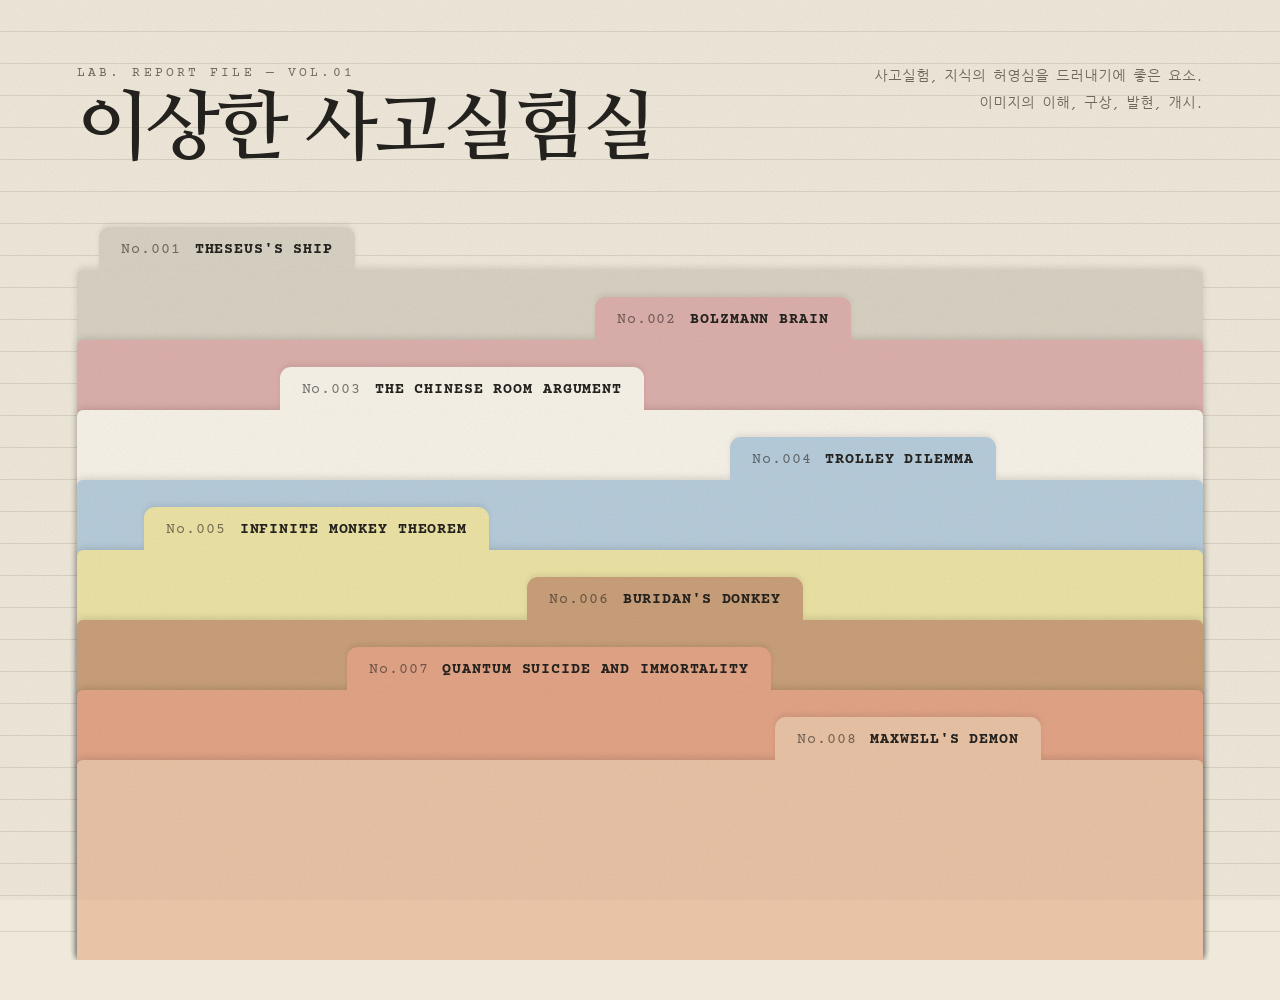
<file: index.html>
<!DOCTYPE html>
<html lang="ko">
<head>
<meta charset="UTF-8" />
<title>이상한 사고실험실</title>
<link rel="preconnect" href="https://fonts.googleapis.com">
<link rel="preconnect" href="https://fonts.gstatic.com" crossorigin>
<link href="https://fonts.googleapis.com/css2?family=Courier+Prime:ital,wght@0,400;0,700;1,400&family=Nanum+Gothic+Coding:wght@400;700&family=Nanum+Myeongjo:wght@400;700&family=Nanum+Pen+Script&display=swap" rel="stylesheet">
<style>
  /* 처음 화면: 줄 그은 크림색 종이 전체 + 사고실험마다 색이 다른 폴더를 겹쳐 쌓은 서랍 */
  :root {
    --paper: #efe9dc;
    --paper-hi: #f7f3ea;
    --ink: #24221e;
    --ink-soft: #6f6a5f;
    --blue: #b7cddc;
    --blue-ink: #4f7390;
    --butter: #ece3a6;
    --pink: #dcb0ad;
    --salmon: #e2a487;
    --kraft: #c9a07a;
    --red: #b5523f;
    --mono: 'Courier Prime', 'Nanum Gothic Coding', monospace;
    --kmono: 'Nanum Gothic Coding', 'Courier Prime', monospace;
    --serif: 'Nanum Myeongjo', serif;
    --hand: 'Nanum Pen Script', cursive;
  }
  html, body {
    height: 100%;
    margin: 0;
    padding: 0;
    overflow: hidden;
    color: var(--ink);
    font-family: var(--kmono);
    background-color: var(--paper);
    background-image: repeating-linear-gradient(to bottom, transparent 0, transparent 31px, rgba(120, 108, 86, 0.18) 31px, rgba(120, 108, 86, 0.18) 32px);
  }
  /* 종이 결 */
  body::after {
    content: '';
    position: fixed;
    inset: 0;
    pointer-events: none;
    opacity: 0.3;
    mix-blend-mode: multiply;
    background-image: url("data:image/svg+xml;utf8,<svg xmlns='http://www.w3.org/2000/svg' width='180' height='180'><filter id='n'><feTurbulence type='fractalNoise' baseFrequency='0.85' numOctaves='2' stitchTiles='stitch'/><feColorMatrix values='0 0 0 0 0.4  0 0 0 0 0.36  0 0 0 0 0.3  0 0 0 0.45 0'/></filter><rect width='100%' height='100%' filter='url(%23n)'/></svg>");
    z-index: 50;
  }

  /* ---------- 위: 표지 ---------- */
  #cover {
    position: absolute;
    top: 7vh;
    left: 6vw;
    right: 6vw;
    display: flex;
    justify-content: space-between;
    align-items: flex-end;
    gap: 30px;
    flex-wrap: wrap;
  }
  #cover .vol { font-family: var(--mono); font-size: 13px; letter-spacing: 0.24em; color: var(--ink-soft); }
  #title {
    margin: 10px 0 0;
    font-family: var(--serif);
    font-weight: 700;
    font-size: clamp(38px, 6vw, 76px);
    letter-spacing: -0.03em;
    line-height: 1.05;
  }
  .subtitles { text-align: right; }
  .subtitle {
    margin: 0;
    font-family: var(--kmono);
    font-weight: 400;
    font-size: 14px;
    line-height: 1.9;
    color: var(--ink-soft);
  }
  /* 모두 클리어하면 표지 오른쪽 아래에 붙는 색인 카드 두 장 */
  #extras { display: flex; gap: 10px; justify-content: flex-end; margin-top: 14px; min-height: 40px; }
  #extras a {
    display: inline-block;
    padding: 8px 16px 7px;
    font-family: var(--mono);
    font-weight: 700;
    font-size: 15px;
    letter-spacing: 0.06em;
    color: var(--ink);
    text-decoration: none;
    background: var(--butter);
    box-shadow: 1px 3px 8px rgba(0, 0, 0, 0.15);
    transform: rotate(-2deg);
    transition: transform 0.2s ease;
  }
  #extras a.records { background: var(--blue); transform: rotate(1.5deg); }
  #extras a:hover { transform: rotate(0) translateY(-3px); }
  #extras a.reveal { animation: extraIn 1.6s ease both; }
  #extras a.records.reveal { animation-delay: 0.35s; }
  @keyframes extraIn { 0% { opacity: 0; transform: translateY(14px) rotate(-8deg); } 60% { opacity: 1; } 100% { opacity: 1; } }

  #loading {
    position: absolute;
    left: 0;
    right: 0;
    top: 58vh;
    text-align: center;
    font-family: var(--mono);
    letter-spacing: 0.2em;
    color: var(--ink-soft);
    animation: blink 1s infinite;
  }
  @keyframes blink { 50% { opacity: 0.35; } }

  /* ---------- 아래: 겹쳐 쌓인 폴더 (사고실험 하나 = 폴더 하나) ---------- */
  #drawer {
    position: absolute;
    left: 6vw;
    right: 6vw;
    bottom: -60px;   /* 폴더 아랫부분은 화면 밖으로: 올라와도 밑이 비지 않게 */
    height: var(--drawer-h, 58vh);
  }
  .folder {
    position: absolute;
    left: 0;
    right: 0;
    bottom: 0;
    border-radius: 6px 6px 0 0;
    box-shadow: 0 -2px 7px rgba(0, 0, 0, 0.13);
    text-decoration: none;
    color: var(--ink);
    opacity: 0;
    transform: translateY(40px);
    transition: transform 0.5s cubic-bezier(0.22, 0.9, 0.3, 1), filter 0.3s ease, box-shadow 0.4s ease;
  }
  /* 올라오는 애니메이션이 끝난 뒤에는 hover 움직임이 부드럽게 이어지도록 애니메이션을 떼어냄 */
  .folder.ready { opacity: 1; transform: none; animation: none; }
  .folder.show { animation: folderIn 0.7s ease forwards; }
  @keyframes folderIn { to { opacity: 1; transform: none; } }
  .folder.ready:hover { transform: translateY(-16px); filter: brightness(1.04); box-shadow: 0 -6px 14px rgba(0, 0, 0, 0.18); }
  .folder:hover .tab { box-shadow: 0 -5px 10px rgba(0, 0, 0, 0.12); }
  .folder .tab {
    position: absolute;
    z-index: 2;   /* 서류보다 앞 */
    top: 1px;
    transform: translateY(-100%);
    height: var(--tab-h, 40px);
    box-sizing: border-box;
    padding: 0 22px;
    display: flex;
    align-items: center;
    gap: 14px;
    border-radius: 11px 11px 0 0;
    background: inherit;
    font-family: var(--mono);
    font-weight: 700;
    font-size: clamp(12px, 1.15vw, 16px);
    letter-spacing: 0.06em;
    white-space: nowrap;
    box-shadow: 0 -3px 5px rgba(0, 0, 0, 0.07);
  }
  .folder .tab .no { font-weight: 400; color: rgba(36, 34, 30, 0.6); }
  .folder .tab .stamp {
    font-size: 0.72em;
    letter-spacing: 0.12em;
    color: var(--red);
    border: 1.5px solid var(--red);
    border-radius: 2px;
    padding: 0 5px;
    transform: rotate(-5deg);
  }
  .folder.disabled { cursor: default; filter: grayscale(0.6); }
  .folder.disabled:hover { transform: none !important; }

  /* ---------- 폴더 안의 서류 더미: 커서를 올리면 폴더와 함께 한 장씩 밀려 올라옴 ---------- */
  .folder .docs {
    position: absolute;
    z-index: 1;
    left: 0;
    right: 0;
    bottom: 100%;              /* 폴더 윗변에서 잘려서, 폴더 속에서 나오는 것처럼 보임 */
    height: calc(var(--step, 64px) * 1.15);
    overflow: hidden;
    pointer-events: none;
  }
  .folder .sheet {
    position: absolute;
    bottom: 0;
    height: calc(var(--step, 64px) * 1.05);
    box-sizing: border-box;
    background-color: #faf7f0;
    background-image: repeating-linear-gradient(to bottom, transparent 0, transparent 13px, rgba(120, 108, 86, 0.16) 13px, rgba(120, 108, 86, 0.16) 14px);
    background-position: 0 30px;
    box-shadow: 0 -1px 4px rgba(0, 0, 0, 0.12);
    transform: translateY(calc(100% + 14px)) rotate(0deg);   /* 클립까지 완전히 숨김 */
    transition: transform 0.55s cubic-bezier(0.22, 0.9, 0.3, 1);
  }
  /* 세 장: 맨 뒤 → 맨 앞. 폭·기울기·올라오는 높이를 조금씩 다르게 */
  .folder .sheet.s1 { left: 6%;  right: 9%;  background-color: #f1ece1; transition-delay: 0s; }
  .folder .sheet.s2 { left: 10%; right: 5%;  background-color: #f6f2e9; transition-delay: 0.05s; }
  .folder .sheet.s3 { left: 4%;  right: 12%; transition-delay: 0.1s; padding: 9px 16px 0; }
  .folder.ready:hover .sheet.s1 { transform: translateY(calc(var(--step, 64px) * 0.12)) rotate(-0.8deg); transition-delay: 0.08s; }
  .folder.ready:hover .sheet.s2 { transform: translateY(calc(var(--step, 64px) * 0.27)) rotate(0.6deg); transition-delay: 0.04s; }
  .folder.ready:hover .sheet.s3 { transform: translateY(calc(var(--step, 64px) * 0.44)) rotate(-0.3deg); transition-delay: 0s; }
  /* 맨 앞 장: 타자기로 친 머리글 + 클립 */
  .folder .sheet .sh-head {
    display: flex;
    gap: 14px;
    align-items: baseline;
    font-family: var(--mono);
    font-size: 11px;
    letter-spacing: 0.16em;
    color: var(--ink-soft);
    white-space: nowrap;
  }
  .folder .sheet .sh-head b { color: var(--ink); letter-spacing: 0.08em; }
  /* 탭이 왼쪽에 있는 폴더는 머리글을 오른쪽에, 클립은 왼쪽에 (탭에 가리지 않게) */
  .folder.tab-left .sheet .sh-head { justify-content: flex-end; }
  .folder.tab-left .sheet .sh-clip { right: auto; left: 22%; transform: rotate(-6deg); }
  .folder .sheet .sh-clip {
    position: absolute;
    top: -8px;
    right: 18%;
    width: 12px;
    height: 34px;
    border: 2px solid #9a978f;
    border-radius: 8px;
    transform: rotate(6deg);
  }
  @media (prefers-reduced-motion: reduce) {
    .folder, .folder .sheet { transition-duration: 0.01s; }
  }
</style>
</head>
<body>
  <div id="cover">
    <div>
      <div class="vol">LAB. REPORT FILE — VOL.01</div>
      <h1 id="title">이상한 사고실험실</h1>
    </div>
    <div class="subtitles">
      <h2 class="subtitle">사고실험, 지식의 허영심을 드러내기에 좋은 요소.</h2>
      <h2 class="subtitle">이미지의 이해, 구상, 발현, 개시.</h2>
      <div id="extras"></div>
    </div>
  </div>

  <div id="loading">불러오는 중 . . .</div>
  <div id="drawer"></div>

  <!-- 사고실험 목록(THOUGHT_EXPERIMENTS)과 클리어 기록을 목차와 공유하기 위해 template.js를 불러옴 -->
  <script src="./template.js"></script>
  <script>
    // 폴더 색 (뒤에서 앞으로): 회색 / 분홍 / 밝은 종이 / 하늘 / 버터 / 크라프트 / 살구 / 연살구
    const FOLDER_COLORS = ['#d8d2c4', '#dcb0ad', '#f7f3ea', '#b7cddc', '#ece3a6', '#c9a07a', '#e2a487', '#e9c3a6'];
    // 탭 위치 (폴더 폭의 %): 번갈아 엇갈리게
    const TAB_X = [2, 46, 18, 58, 6, 40, 24, 62];

    const drawer = document.getElementById('drawer');
    const n = THOUGHT_EXPERIMENTS.length;
    function layout() {
      // 표지 아래 남는 공간을 폴더 더미가 채우도록 (화면 밖으로 숨는 60px 포함)
      const coverBottom = document.getElementById('cover').getBoundingClientRect().bottom;
      const H = Math.max(window.innerHeight * 0.5, window.innerHeight - coverBottom - 56) + 60;
      const step = Math.min(70, (H - 60) / (n + 1.0));
      const tabH = Math.min(44, step - 4);
      drawer.style.setProperty('--drawer-h', H + 'px');
      drawer.style.setProperty('--tab-h', tabH + 'px');
      drawer.style.setProperty('--step', step + 'px');
      [...drawer.children].forEach((el, i) => { el.style.height = (H - tabH - i * step) + 'px'; });
    }
    THOUGHT_EXPERIMENTS.forEach((exp, i) => {
      const el = document.createElement(exp.href ? 'a' : 'div');
      el.className = 'folder' + (exp.href ? '' : ' disabled');
      if (exp.href) el.href = exp.href;
      el.style.background = FOLDER_COLORS[i % FOLDER_COLORS.length];
      el.style.zIndex = String(i + 1);
      const name = (exp.title.split(': ').slice(1).join(': ') || exp.title).toUpperCase();
      const tab = document.createElement('div');
      tab.className = 'tab';
      tab.style.left = TAB_X[i % TAB_X.length] + '%';
      if (TAB_X[i % TAB_X.length] < 30) el.classList.add('tab-left');
      tab.innerHTML = `<span class="no">No.${String(exp.id).padStart(3, '0')}</span><span class="nm"></span>`;
      tab.querySelector('.nm').textContent = name;
      if (GameProgress.isCleared(exp.id)) tab.insertAdjacentHTML('beforeend', '<span class="stamp">CLEARED</span>');
      el.appendChild(tab);
      // 폴더 속 서류 세 장 (맨 앞 장에는 보고서 머리글과 클립)
      const docs = document.createElement('div');
      docs.className = 'docs';
      docs.innerHTML = '<div class="sheet s1"></div><div class="sheet s2"></div>'
        + `<div class="sheet s3"><span class="sh-clip"></span><div class="sh-head"><span>REPORT No.${String(exp.id).padStart(3, '0')}</span><b></b></div></div>`;
      docs.querySelector('.sh-head b').textContent = name;
      el.appendChild(docs);
      drawer.appendChild(el);
    });
    layout();
    window.addEventListener('resize', layout);
    if (document.fonts && document.fonts.ready) document.fonts.ready.then(layout);

    // 잠깐 "불러오는 중" 뒤에 폴더가 아래에서부터 차례로 올라옴
    setTimeout(() => {
      document.getElementById('loading').style.display = 'none';
      [...drawer.children].forEach((el, i) => {
        el.style.animationDelay = (i * 0.07) + 's';
        el.classList.add('show');
        el.addEventListener('animationend', () => { el.classList.remove('show'); el.classList.add('ready'); }, { once: true });
      });
    }, 2000);

    // 8개를 모두 클리어했으면 표지 오른쪽에 [무한모드], [기록]
    const extras = document.getElementById('extras');
    function addInfiniteItem(reveal) {
      if (extras.querySelector('a')) return;
      [INFINITE_MODE, RECORDS_PAGE].forEach((page, i) => {
        const a = document.createElement('a');
        a.href = page.href;
        a.textContent = page.title;
        a.className = 'infiniteItem' + (i > 0 ? ' records recordsItem' : '');
        if (reveal) a.classList.add('reveal'); // 방금 열렸으면 떠오르는 연출
        extras.appendChild(a);
      });
    }
    if (GameProgress.allCleared()) addInfiniteItem(GameProgress.consumeJustUnlocked());
    // 숨은 커맨드(← → ← → B)로 열렸을 때
    window.addEventListener('tel-unlocked', () => {
      addInfiniteItem(true);
      drawer.querySelectorAll('.tab').forEach((t) => { if (!t.querySelector('.stamp')) t.insertAdjacentHTML('beforeend', '<span class="stamp">CLEARED</span>'); });
    });
  </script>
</body>
</html>
</file>
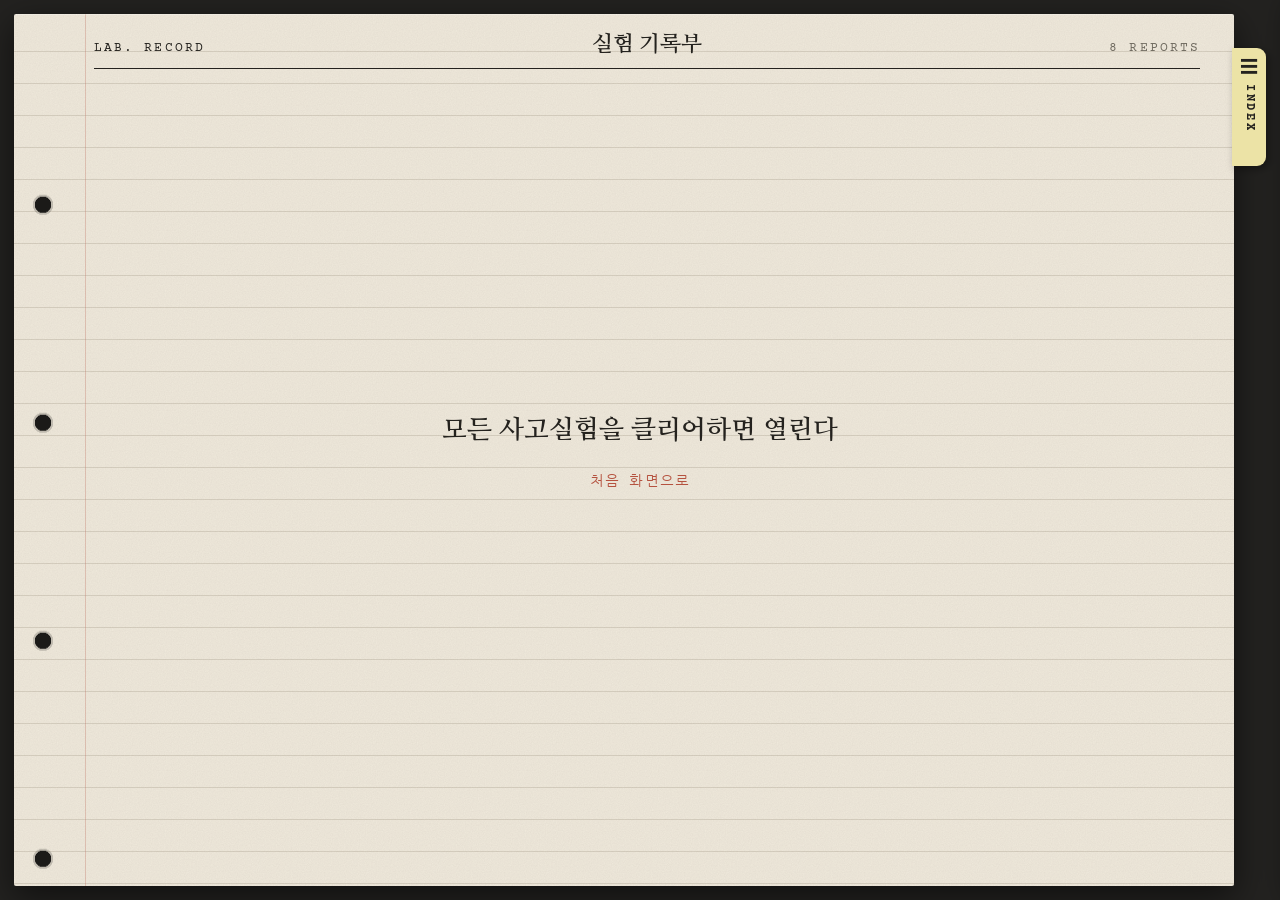
<file: records.html>
<!DOCTYPE html>
<html lang="ko">
<head>
<meta charset="UTF-8" />
<title>Thought Experiment - Records</title>
<link rel="stylesheet" href="./template.css" />
<style>
  /* 이 페이지(기록)만의 스타일 - 책상 위 보고서 종이는 template.css (실험 기록부) */
  #recWrap {
    position: fixed;
    top: calc(var(--sheet-top) + 84px);
    left: calc(var(--sheet-left) + 72px);
    right: calc(var(--sheet-right) + 26px);
    bottom: var(--sheet-bottom);
    z-index: 3;
    overflow-y: auto;
    padding: 18px 8px 56px;
    box-sizing: border-box;
    color: var(--ink);
    word-break: keep-all;
  }
  .rec-inner { width: 100%; }

  /* 맨 위: 전체 합계 (타자기로 친 한 줄) */
  #recTotal {
    display: flex;
    justify-content: flex-end;
    gap: 34px;
    flex-wrap: wrap;
    font-family: var(--mono);
    margin-bottom: 46px;
    opacity: 0;
    animation: recIn 0.9s ease forwards;
  }
  #recTotal .rt-item { display: flex; align-items: baseline; gap: 10px; }
  #recTotal .rt-label { font-family: var(--kmono); font-size: 13px; color: var(--ink-soft); }
  #recTotal .rt-value { font-size: 24px; font-weight: 700; font-variant-numeric: tabular-nums; }

  /* 사고실험 하나 = 탭 달린 기록 카드 하나 */
  #recGrid {
    display: grid;
    grid-template-columns: repeat(4, 1fr);
    gap: 54px 20px;
  }
  @media (max-width: 1080px) { #recGrid { grid-template-columns: repeat(2, 1fr); } }
  @media (max-width: 600px) { #recGrid { grid-template-columns: 1fr; } }
  .rec-box {
    position: relative;
    padding: 18px 18px 12px;
    background: var(--paper-hi);
    box-shadow: 2px 4px 12px rgba(0, 0, 0, 0.16);
    opacity: 0;
    transform: translateY(10px);
    animation: recIn 0.8s ease forwards;
  }
  @keyframes recIn { to { opacity: 1; transform: none; } }
  .rec-box .rec-tab {
    position: absolute;
    top: 1px;
    left: 14px;
    transform: translateY(-100%);
    padding: 6px 14px 4px;
    border-radius: 7px 7px 0 0;
    font-family: var(--mono);
    font-weight: 700;
    font-size: 12px;
    letter-spacing: 0.12em;
  }
  .rec-name { font-family: var(--serif); font-size: 19px; font-weight: 700; }
  .rec-en { font-family: var(--mono); font-size: 12px; color: var(--ink-soft); margin-top: 2px; }
  .rec-stats { margin-top: 12px; }
  .rec-row { display: flex; justify-content: space-between; align-items: baseline; padding: 6px 0; font-size: 14px; border-bottom: 1px dashed rgba(36, 34, 30, 0.2); }
  .rec-row:last-child { border-bottom: none; }
  .rec-row .rl { color: var(--ink-soft); }
  .rec-row .rv { font-family: var(--mono); font-size: 17px; font-weight: 700; font-variant-numeric: tabular-nums; }
  .rec-none { margin-top: 14px; padding: 12px 0 6px; font-family: var(--hand); font-size: 22px; color: var(--ink-soft); }

  /* 마지막 문구 (손글씨) */
  #recClosing {
    margin: 64px auto 0;
    width: min(800px, 100%);
    text-align: center;
    font-family: var(--hand);
    font-size: 34px;
    line-height: 1.4;
    color: var(--blue-ink);
    opacity: 0;
    animation: recIn 1.4s ease forwards;
  }
  #recButtons { margin-top: 34px; text-align: center; opacity: 0; animation: recIn 1s ease forwards; }
  #recButtons a {
    display: inline-block;
    padding: 9px 24px;
    border: 1.5px solid var(--ink);
    background: var(--ink);
    color: var(--paper-hi);
    font-family: var(--kmono);
    font-weight: 700;
    font-size: 14px;
    border-radius: 3px;
    text-decoration: none;
  }
  #recButtons a:hover { background: #3a3732; }

  /* 아직 다 클리어하지 않았을 때 */
  #recLocked { display: none; }
  body.locked #recWrap { display: none; }
  body.locked #recLocked { display: block; }
  #recLocked a { pointer-events: auto; color: var(--red); text-decoration: none; }
  #recLocked a:hover { text-decoration: underline; }
</style>
</head>
<body>

<!-- 잠긴 화면 (시작 화면과 같은 모양) -->
<div id="startScreen" class="recLockedScreen">
  <div id="recLocked">
    <div class="ss-line">모든 사고실험을 클리어하면 열린다</div>
    <div class="ss-click"><a href="index.html">처음 화면으로</a></div>
  </div>
</div>

<div id="recWrap">
  <div class="rec-inner">
    <div id="recTotal"></div>
    <div id="recGrid"></div>
    <div id="recClosing"></div>
    <div id="recButtons">
      <a class="primary" href="index.html">처음 화면으로</a>
    </div>
  </div>
</div>

<!-- 공통 템플릿(제목바/목차/클리어 기록/플레이 기록) -->
<script src="./template.js"></script>
<script>
  // =========================================================
  // 마지막 문구: 여기에 원하는 문구를 적으면 됨 (줄바꿈은 <br>)
  // =========================================================
  const CLOSING_TEXT = '여러분들도 이제 사고실험을 알게 되었습니다. 좋은 시간이 되었길 바랍니다.';

  initPageTemplate({
    title: 'Thought Experiment - Records',
    activeId: RECORDS_PAGE.id,
    header: { left: 'LAB. RECORD', center: '실험 기록부', right: `${THOUGHT_EXPERIMENTS.length} REPORTS` },
  });

  // 박스에 붙는 한국어 이름
  const KOREAN_NAMES = {
    1: '테세우스의 배', 2: '볼츠만 두뇌', 3: '중국어 방', 4: '트롤리 딜레마',
    5: '무한 원숭이 정리', 6: '뷔리당의 당나귀', 7: '양자 자살과 불멸', 8: '맥스웰의 악마',
  };

  // 걸린 시간: 1분 미만이면 "42.3초", 넘으면 "3분 07초"
  function formatTime(sec) {
    if (sec < 60) return sec.toFixed(1) + '초';
    const m = Math.floor(sec / 60), s = Math.floor(sec % 60);
    return `${m}분 ${String(s).padStart(2, '0')}초`;
  }
  function formatCount(n, unit) { return n.toLocaleString('ko-KR') + unit; }

  // 카드 탭 색 (처음 화면의 폴더 색과 같은 순서)
  const TAB_COLORS = ['#d8d2c4', '#dcb0ad', '#ece6d6', '#b7cddc', '#ece3a6', '#c9a07a', '#e2a487', '#e9c3a6'];

  // 확인용 주소 옵션: records.html?sample -> 그럴듯한 가짜 기록으로 화면 보기 (실제 기록은 바뀌지 않음)
  const SAMPLE = /[?&]sample\b/.test(window.location.search);

  var RECORDS_PAGE_LOCKED = !GameProgress.allCleared() && !SAMPLE;
  if (RECORDS_PAGE_LOCKED) {
    document.body.classList.add('locked');
  } else {
    const grid = document.getElementById('recGrid');
    let totalTime = 0, totalRetries = 0, totalClicks = 0, hasAny = false;
    THOUGHT_EXPERIMENTS.forEach((exp, i) => {
      const r = SAMPLE
        ? { time: 25 + Math.random() * 200, retries: Math.floor(Math.random() * 6), clicks: 10 + Math.floor(Math.random() * 300) }
        : GameStats.get(exp.id);
      const parts = exp.title.split(': ');
      const box = document.createElement('div');
      box.className = 'rec-box';
      box.style.animationDelay = (0.25 + i * 0.12) + 's';
      let html = `<div class="rec-tab" style="background:${TAB_COLORS[i % TAB_COLORS.length]}">No.${String(exp.id).padStart(3, '0')}</div>` +
        `<div class="rec-name">${KOREAN_NAMES[exp.id] || parts[1] || exp.title}</div>` +
        `<div class="rec-en">${parts[1] || ''}</div>`;
      if (r) {
        hasAny = true;
        totalTime += r.time; totalRetries += r.retries; totalClicks += r.clicks;
        html += '<div class="rec-stats">' +
          `<div class="rec-row"><span class="rl">걸린 시간</span><span class="rv">${formatTime(r.time)}</span></div>` +
          `<div class="rec-row"><span class="rl">재도전 횟수</span><span class="rv">${formatCount(r.retries, '회')}</span></div>` +
          `<div class="rec-row"><span class="rl">클릭 횟수</span><span class="rv">${formatCount(r.clicks, '회')}</span></div>` +
          '</div>';
      } else {
        // 숨은 커맨드로 열었거나, 기록이 남지 않은 경우
        html += '<div class="rec-none">남은 기록이 없다</div>';
      }
      box.innerHTML = html;
      grid.appendChild(box);
    });

    // 전체 합계
    const total = document.getElementById('recTotal');
    total.innerHTML = hasAny
      ? `<div class="rt-item"><div class="rt-label">전체 시간</div><div class="rt-value">${formatTime(totalTime)}</div></div>` +
        `<div class="rt-item"><div class="rt-label">전체 재도전</div><div class="rt-value">${formatCount(totalRetries, '회')}</div></div>` +
        `<div class="rt-item"><div class="rt-label">전체 클릭</div><div class="rt-value">${formatCount(totalClicks, '회')}</div></div>`
      : '';

    // 마지막 문구와 버튼은 박스가 다 나타난 뒤에
    const after = 0.25 + THOUGHT_EXPERIMENTS.length * 0.12 + 0.5;
    const closing = document.getElementById('recClosing');
    closing.innerHTML = CLOSING_TEXT;
    closing.style.animationDelay = after + 's';
    document.getElementById('recButtons').style.animationDelay = (after + 0.8) + 's';
  }
</script>
</body>
</html>
</file>
<file: template.css>
/* =========================================================
   공통 템플릿 스타일 - "실험실 보고서" 디자인
   - 사고실험 페이지: 어두운 책상 위에 놓인, 줄 그은 크림색 보고서 한 장 (바인더 구멍 + 오른쪽 인덱스 탭)
   - 결과 화면: 인덱스 탭이 달린 보고서 카드 + 클립
   - 사고실험 내용(캔버스, 장면)은 각 페이지가 담당
   ========================================================= */
@import url('https://fonts.googleapis.com/css2?family=Courier+Prime:ital,wght@0,400;0,700;1,400&family=Nanum+Gothic+Coding:wght@400;700&family=Nanum+Myeongjo:wght@400;700&family=Nanum+Pen+Script&display=swap');

:root {
  /* 종이와 잉크 */
  --paper: #efe9dc;        /* 크림 종이 */
  --paper-hi: #f7f3ea;     /* 밝은 종이 (카드) */
  --ink: #24221e;          /* 먹색 글씨 */
  --ink-soft: #6f6a5f;     /* 연필 회색 */
  --rule: rgba(120, 108, 86, 0.2);  /* 공책 줄 */
  --margin-line: rgba(196, 120, 104, 0.35); /* 공책 왼쪽 여백 선 */
  /* 색 탭 / 메모지 */
  --blue: #b7cddc;
  --blue-ink: #4f7390;
  --butter: #ece3a6;
  --pink: #dcb0ad;
  --salmon: #e2a487;
  --kraft: #c9a07a;
  --red: #b5523f;          /* 도장 */
  --green: #4d7a52;
  --desk: #232220;         /* 어두운 책상 */
  /* 글꼴 */
  --mono: 'Courier Prime', 'Nanum Gothic Coding', monospace;
  --kmono: 'Nanum Gothic Coding', 'Courier Prime', monospace;
  --serif: 'Nanum Myeongjo', serif;
  --hand: 'Nanum Pen Script', cursive;
  /* 책상 위 보고서 종이의 자리 (창 가장자리에서 떨어진 거리) */
  --sheet-top: 14px;
  --sheet-right: 46px;
  --sheet-bottom: 14px;
  --sheet-left: 14px;
}

html, body {
  margin: 0;
  padding: 0;
  overflow: hidden;
  background: var(--desk);
  font-family: var(--kmono);
  color: var(--ink);
}
/* 책상: 아주 옅은 빛 번짐 */
body.tpl-page {
  background:
    radial-gradient(ellipse at 40% 30%, rgba(255, 245, 225, 0.05), transparent 60%),
    var(--desk);
}

/* ---------- 보고서 종이 (줄 그은 공책 + 바인더 구멍) ---------- */
#paperSheet {
  position: fixed;
  top: var(--sheet-top);
  right: var(--sheet-right);
  bottom: var(--sheet-bottom);
  left: var(--sheet-left);
  z-index: 0;
  background-color: var(--paper);
  /* 가로줄 + 왼쪽 여백 선 */
  background-image:
    linear-gradient(to right, transparent 71px, var(--margin-line) 71px, var(--margin-line) 72px, transparent 72px),
    repeating-linear-gradient(to bottom, transparent 0, transparent 31px, var(--rule) 31px, var(--rule) 32px);
  background-position: 0 0, 0 6px;
  box-shadow: 0 10px 34px rgba(0, 0, 0, 0.55), 0 1px 0 rgba(255, 255, 255, 0.3) inset;
  border-radius: 2px;
}
/* 바인더 구멍 (책상이 비쳐 보임) - 장면보다 위 */
#paperHoles {
  position: fixed;
  top: var(--sheet-top);
  bottom: var(--sheet-bottom);
  left: calc(var(--sheet-left) + 18px);
  width: 22px;
  z-index: 2;
  pointer-events: none;
  background-image: radial-gradient(circle at 11px 50%, #1b1a18 0 8px, rgba(0, 0, 0, 0.18) 8.5px 10px, transparent 10.5px);
  background-size: 22px 25%;
  background-repeat: repeat-y;
  background-position: 0 12.5%;
}
/* 종이 결 */
#paperSheet::after {
  content: '';
  position: absolute;
  inset: 0;
  pointer-events: none;
  opacity: 0.28;
  mix-blend-mode: multiply;
  background-image: url("data:image/svg+xml;utf8,<svg xmlns='http://www.w3.org/2000/svg' width='180' height='180'><filter id='n'><feTurbulence type='fractalNoise' baseFrequency='0.85' numOctaves='2' stitchTiles='stitch'/><feColorMatrix values='0 0 0 0 0.4  0 0 0 0 0.36  0 0 0 0 0.3  0 0 0 0.45 0'/></filter><rect width='100%' height='100%' filter='url(%23n)'/></svg>");
}
/* 3D 장면 캔버스: 종이 위에 그려지고, 종이 밖(책상)으로는 나가지 않음 */
body.tpl-page > canvas:not([id]) {
  position: fixed;
  top: 0;
  left: 0;
  z-index: 1;
  clip-path: inset(var(--sheet-top) var(--sheet-right) var(--sheet-bottom) var(--sheet-left));
}

/* ---------- 문서 머리 (제목바): REPORT No. / 제목 / 쪽 ---------- */
#topBar {
  position: fixed;
  top: calc(var(--sheet-top) + 16px);
  left: calc(var(--sheet-left) + 80px);
  right: calc(var(--sheet-right) + 34px);
  text-align: center;
  color: var(--ink);
  z-index: 8;
  pointer-events: none;
}
#topBar .tb-row {
  display: grid;
  grid-template-columns: 1fr auto 1fr;
  align-items: baseline;
  gap: 16px;
  padding-bottom: 10px;
}
#topBar .tb-left, #topBar .tb-right {
  font-family: var(--mono);
  font-size: 13px;
  letter-spacing: 0.16em;
  white-space: nowrap;
}
#topBar .tb-left { text-align: left; }
#topBar .tb-right { text-align: right; color: var(--ink-soft); }
#topBar h1 {
  font-family: var(--serif);
  font-size: 22px;
  font-weight: 700;
  margin: 0;
  letter-spacing: -0.01em;
  white-space: nowrap;
  overflow: hidden;
  text-overflow: ellipsis;
}
#topBar hr {
  border: none;
  border-top: 1.5px solid var(--ink);
  margin: 0;
  width: 100%;
}

/* ---------- 목차 토글: 종이 오른쪽에 튀어나온 인덱스 탭 ---------- */
#menuToggleBtn {
  position: fixed;
  top: calc(var(--sheet-top) + 34px);
  right: calc(var(--sheet-right) - 32px);
  z-index: 20;
  width: 34px;
  height: 118px;
  padding: 10px 0 0;
  border: none;
  border-radius: 0 9px 9px 0;
  background: var(--butter);
  color: var(--ink);
  box-shadow: 3px 3px 8px rgba(0, 0, 0, 0.35);
  display: flex;
  flex-direction: column;
  align-items: center;
  justify-content: flex-start;
  gap: 8px;
  cursor: pointer;
  font-size: 18px;
  transition: right 0.4s ease, background 0.25s ease, border-radius 0.25s ease, box-shadow 0.25s ease;
}
#menuToggleBtn::after {
  content: 'INDEX';
  writing-mode: vertical-rl;
  font-family: var(--mono);
  font-weight: 700;
  font-size: 12px;
  letter-spacing: 0.22em;
}
#menuToggleBtn .glyph { display: inline-block; line-height: 1; }
#menuToggleBtn .chevron {
  width: 9px;
  height: 9px;
  margin: 3px 0;
  border-right: 2px solid currentColor;
  border-bottom: 2px solid currentColor;
  transform: rotate(-45deg);   /* 열려 있을 때: 오른쪽으로 닫기 */
}
/* 목차가 열리면 탭이 색인 카드의 왼쪽 가장자리에 붙어서 함께 움직임 */
body.menu-open #menuToggleBtn {
  right: min(400px, 92vw);
  border-radius: 9px 0 0 9px;
  background: var(--blue);
  box-shadow: -3px 3px 8px rgba(0, 0, 0, 0.3);
}

/* ---------- 목차 사이드바: 오른쪽에서 밀려 나오는 색인 카드 ---------- */
#tocSidebar {
  position: fixed;
  top: 0;
  right: 0;
  width: 400px;
  max-width: 92vw;
  height: 100%;
  background: var(--paper-hi);
  box-shadow: -10px 0 30px rgba(0, 0, 0, 0.45);
  transform: translateX(105%);
  transition: transform 0.4s ease;
  z-index: 15;
  padding: 92px 40px 32px 34px;
  box-sizing: border-box;
  color: var(--ink);
  overflow-y: auto;
}
body.menu-open #tocSidebar { transform: translateX(0); }
#tocSidebar::before {
  content: 'INDEX OF THOUGHT EXPERIMENTS';
  position: absolute;
  top: 64px;
  left: 34px;
  font-family: var(--mono);
  font-size: 11px;
  letter-spacing: 0.22em;
  color: var(--ink-soft);
}

/* 사이드바 왼쪽 위: index(처음 화면)로 돌아가는 버튼 */
#tocHome {
  position: absolute;
  top: 20px;
  height: 36px;
  line-height: 36px;
  left: 34px;
  color: var(--ink);
  font-family: var(--serif);
  font-weight: 700;
  font-size: 17px;
  text-decoration: none;
  transition: color 0.2s ease;
}
#tocHome:hover { color: var(--red); }

.tocItem {
  display: flex;
  align-items: center;
  gap: 12px;
  line-height: 1.45;
  padding: 13px 0 13px 2px;
  border-bottom: 1px solid rgba(36, 34, 30, 0.14);
  font-family: var(--mono);
  font-size: 15px;
  cursor: pointer;
  transition: color 0.2s ease, padding 0.2s ease;
}
.tocItem:hover { color: var(--blue-ink); padding-left: 8px; }
.tocItem.active { color: var(--ink); font-weight: 700; background: linear-gradient(to right, var(--butter), transparent 85%); padding-left: 8px; }
.tocItem.disabled { color: #aaa192; cursor: default; }
.tocItem.disabled:hover { color: #aaa192; padding-left: 2px; }
/* 클리어한 사고실험: 제목 뒤에 작은 도장 */
.tocItem.cleared::after {
  content: 'CLEARED';
  flex-shrink: 0;
  margin-left: auto;
  padding: 0 5px;
  font-size: 10px;
  font-weight: 700;
  letter-spacing: 0.1em;
  color: var(--red);
  border: 1px solid var(--red);
  border-radius: 2px;
  transform: rotate(-4deg);
}
/* 모두 클리어하면 열리는 [무한모드] / [기록] */
.tocItem.tocInfinite { margin-top: 18px; border-top: 1.5px solid var(--ink); color: var(--red); font-weight: 700; }
.tocItem.tocInfinite.active { color: var(--red); }
.tocItem.tocInfinite.tocRecords { margin-top: 0; border-top: none; color: var(--blue-ink); }

/* =========================================================
   공통 게임 UI
   ========================================================= */
/* 목표 패널: 테이프로 붙인 노란 메모지 (제목 아래 왼쪽) */
#gameHud {
  position: fixed;
  top: calc(var(--sheet-top) + 86px);
  left: calc(var(--sheet-left) + 80px);
  z-index: 10;
  box-sizing: border-box;
  width: 330px;
  min-height: 202px;
  padding: 16px 18px 14px;
  background: var(--butter);
  color: var(--ink);
  font-family: var(--kmono);
  font-size: 14px;
  line-height: 1.7;
  box-shadow: 2px 5px 12px rgba(0, 0, 0, 0.22);
  transform: rotate(-1.4deg);
  opacity: 0;
  transition: opacity 0.8s ease;
  pointer-events: auto;
}
/* 테이프 */
#gameHud::before {
  content: '';
  position: absolute;
  top: -11px;
  left: 50%;
  width: 84px;
  height: 22px;
  margin-left: -42px;
  background: rgba(247, 243, 230, 0.72);
  box-shadow: 0 0 2px rgba(0, 0, 0, 0.12);
  transform: rotate(3deg);
}
#gameHud.show { opacity: 1; }
#gameHud .gh-goal { font-size: 15px; font-weight: 700; margin-bottom: 6px; }
#gameHud .gh-goal::before {
  content: 'OBJECTIVE';
  display: block;
  font-family: var(--mono);
  font-weight: 400;
  font-size: 10px;
  letter-spacing: 0.2em;
  color: var(--ink-soft);
  margin-bottom: 2px;
}
#gameHud .gh-status { color: var(--ink); }
#gameHud .gh-status b, #gameHud .gh-status strong { font-family: var(--mono); }
#gameHud .gh-hint { margin-top: 6px; color: var(--ink-soft); font-size: 13px; }
#gameHud .gh-hint.warn { color: var(--red); font-weight: 700; }
#gameHud .gh-action {
  margin-top: 10px;
  padding: 6px 14px;
  border: 1.5px solid var(--ink);
  background: transparent;
  color: var(--ink);
  font-family: var(--kmono);
  font-weight: 700;
  font-size: 13px;
  border-radius: 3px;
  cursor: pointer;
}
#gameHud .gh-action:hover { background: var(--ink); color: var(--butter); }

/* ---------- 결과 화면: 인덱스 탭이 달린 보고서 카드 + 클립 ---------- */
#gameResult {
  position: fixed;
  inset: 0;
  z-index: 12;            /* 목차 사이드바(15)와 토글 버튼(20)보다 아래 */
  display: flex;
  align-items: center;
  justify-content: center;
  background: rgba(30, 28, 25, 0.5);
  opacity: 0;
  transition: opacity 0.7s ease;
  overflow-y: auto;
}
#gameResult.show { opacity: 1; }
#gameResult .gr-box {
  position: relative;
  width: min(720px, 84vw);
  max-height: calc(100vh - 120px);
  overflow-y: auto;
  padding: 34px 44px 30px;
  box-sizing: border-box;
  background: var(--paper-hi);
  color: var(--ink);
  text-align: left;
  word-break: keep-all;
  box-shadow: 0 14px 40px rgba(0, 0, 0, 0.38);
  transform: translateY(10px);
  transition: transform 0.7s ease;
}
#gameResult.show .gr-box { transform: none; }
/* 인덱스 탭 (RESULT No.003) - 카드 밖 위로 튀어나옴: 상자 바깥이라 별도 요소 */
#gameResult .gr-tabwrap { position: relative; width: min(720px, 84vw); margin-top: 40px; }
#gameResult .gr-tab {
  position: absolute;
  top: 1px;
  left: 26px;
  transform: translateY(-100%);
  z-index: 1;
  padding: 8px 20px 6px;
  background: var(--blue);
  border-radius: 9px 9px 0 0;
  font-family: var(--mono);
  font-weight: 700;
  font-size: 14px;
  letter-spacing: 0.1em;
  color: var(--ink);
}
#gameResult.fail .gr-tab { background: var(--pink); }
/* 클립 */
#gameResult .gr-clip {
  position: absolute;
  top: -26px;
  right: 190px;   /* 오른쪽 도장과 겹치지 않게 */
  width: 22px;
  height: 66px;
  border: 3px solid #8f8d88;
  border-radius: 12px;
  transform: rotate(9deg);
  box-shadow: 1px 2px 3px rgba(0, 0, 0, 0.25);
  z-index: 2;
}
#gameResult .gr-clip::after {
  content: '';
  position: absolute;
  inset: 7px 3px 15px;
  border: 3px solid #a9a7a1;
  border-radius: 8px;
}
#gameResult .gr-head {
  display: flex;
  justify-content: space-between;
  align-items: center;
  gap: 16px;
  padding-bottom: 14px;
  border-bottom: 1.5px solid var(--ink);
  margin-bottom: 18px;
}
#gameResult .gr-title { font-family: var(--serif); font-size: 25px; font-weight: 700; letter-spacing: -0.01em; }
#gameResult.fail .gr-title { color: var(--red); }
#gameResult .gr-stamp {
  flex: none;
  font-family: var(--mono);
  font-weight: 700;
  font-size: 13px;
  letter-spacing: 0.14em;
  color: var(--red);
  border: 2px solid var(--red);
  border-radius: 3px;
  padding: 2px 9px;
  transform: rotate(-6deg);
  opacity: 0.85;
}
#gameResult.success .gr-stamp { color: var(--blue-ink); border-color: var(--blue-ink); }
#gameResult .gr-original { font-family: var(--kmono); font-size: 14.5px; line-height: 1.95; color: #3a3730; }
#gameResult .gr-original b, #gameResult .gr-original strong { color: var(--ink); }
#gameResult .gr-question {
  margin-top: 24px;
  padding: 8px 0 8px 18px;
  border-left: 4px solid var(--salmon);
  font-family: var(--hand);
  font-size: 30px;
  line-height: 1.25;
  color: var(--ink);
}
#gameResult .gr-question::before {
  content: 'Q.';
  display: block;
  font-family: var(--mono);
  font-size: 11px;
  letter-spacing: 0.2em;
  color: var(--ink-soft);
  margin-bottom: 2px;
}
#gameResult .gr-retry {
  margin-top: 28px;
  padding: 9px 24px;
  border: 1.5px solid var(--ink);
  background: transparent;
  color: var(--ink);
  font-family: var(--kmono);
  font-weight: 700;
  font-size: 14px;
  border-radius: 3px;
  cursor: pointer;
  transition: background 0.2s ease, color 0.2s ease;
}
#gameResult .gr-retry:hover { background: rgba(36, 34, 30, 0.08); }
#gameResult .gr-buttons { display: flex; gap: 12px; justify-content: center; flex-wrap: wrap; }
#gameResult .gr-primary { background: var(--ink); color: var(--paper-hi); }
#gameResult .gr-primary:hover { background: #3a3732; }
#gameResult .gr-unlock {
  margin-top: 24px;
  padding: 14px 18px;
  background: var(--butter);
  font-size: 15px;
  line-height: 1.8;
  color: var(--ink);
  transform: rotate(-0.6deg);
  box-shadow: 1px 3px 8px rgba(0, 0, 0, 0.15);
  animation: grUnlock 1.6s ease;
}
#gameResult .gr-unlock b { font-family: var(--mono); color: var(--red); }
@keyframes grUnlock { from { opacity: 0; transform: translateY(6px); } to { opacity: 1; transform: rotate(-0.6deg); } }
/* 결과 화면 안에 페이지가 넣는 글자들 (원래 밝은 색으로 적힌 것) */
#gameResult [style*="245,245,220"], #gameResult [style*="245, 245, 220"] { color: var(--ink-soft) !important; }

/* ---------- 공통 시작 화면: 지시문 한 문장 + (화면을 클릭하세요) ---------- */
#startScreen {
  position: fixed;
  top: 50%;
  left: 50%;
  transform: translate(-50%, -50%);
  width: min(800px, 78vw);
  color: var(--ink);
  text-align: center;
  z-index: 5;
  pointer-events: none;
  word-break: keep-all;
  transition: opacity 0.6s ease;
}
/* 혹시 종이가 깔리지 않은 상태(옛 template.js가 캐시된 경우 등)에도 지시문이 보이게 */
body:not(.tpl-page) #startScreen { color: var(--paper); }
body:not(.tpl-page) #startScreen .ss-click { color: #b9b2a3; }
#startScreen .ss-line { font-family: var(--serif); font-weight: 700; font-size: 26px; line-height: 1.6; }
#startScreen .ss-click {
  margin-top: 22px;
  font-family: var(--mono);
  font-size: 14px;
  color: var(--ink-soft);
  letter-spacing: 0.08em;
}
#startScreen a { color: var(--red); }

/* =========================================================
   페이지별 글자 요소 (각 페이지 HTML에 원래 밝은 색으로 적힌 것을 종이 위 잉크색으로)
   ========================================================= */
/* 중국어 방: 심사관 말풍선 */
body.tpl-page #examiner { color: var(--ink); }
body.tpl-page #examiner .ex-name { font-family: var(--mono); font-style: normal; font-size: 12px; letter-spacing: 0.2em; color: var(--ink-soft); }
body.tpl-page #examiner .ex-bubble { background: var(--paper-hi); border: 1.5px solid var(--ink); border-radius: 14px; box-shadow: 2px 4px 10px rgba(0, 0, 0, 0.15); }
body.tpl-page #examiner .ex-bubble::after { background: var(--paper-hi); border-right: 1.5px solid var(--ink); border-bottom: 1.5px solid var(--ink); }
body.tpl-page #examiner polygon[fill="#f2efe2"] { fill: var(--ink); }
body.tpl-page #examiner polygon[fill^="rgba"] { fill: rgba(36, 34, 30, 0.1); }
body.tpl-page #examiner .ex-text { font-family: var(--hand); font-style: normal; font-size: 48px; }
body.tpl-page #examiner .ex-text.ok { color: var(--green); font-size: 30px; }
body.tpl-page #examiner .ex-text.no { color: var(--red); font-size: 30px; }
body.tpl-page #examiner .ex-bar { background: rgba(36, 34, 30, 0.14); }
body.tpl-page #examiner .ex-bar > div { background: var(--ink); }
body.tpl-page #examiner .ex-bar.warn > div { background: var(--red); }
/* 트롤리 딜레마: 스톱워치 / 이름표 / 설명 화면의 선택 기록 */
body.tpl-page #stopwatch { color: var(--ink); font-family: var(--mono); font-weight: 700; }
body.tpl-page .groupLabel { color: var(--ink); font-family: var(--kmono); font-style: normal; font-weight: 700; font-size: 17px; }
body.tpl-page .groupLabel .gl-sub { color: var(--ink-soft); font-weight: 400; }
body.tpl-page .groupLabel.hover { color: var(--blue-ink); text-shadow: none; }
body.tpl-page .groupLabel.saved { color: var(--green); }
body.tpl-page .groupLabel.lost { color: var(--red); }
body.tpl-page .tdSummary { color: #3a3730; }
body.tpl-page .tdSummary td.saved { color: var(--green); }
body.tpl-page .tdSummary td.none { color: var(--ink-soft); }
/* 무한 원숭이 / 뷔리당: 남은 시간, 건초·물 이름표 */
body.tpl-page #timer { color: var(--ink); font-family: var(--mono); font-weight: 700; top: calc(var(--sheet-top) + 76px); }
body.tpl-page #timer.warn { color: var(--red); }
body.tpl-page .sideLabel { color: var(--ink); font-family: var(--kmono); font-style: normal; font-weight: 700; bottom: calc(var(--sheet-bottom) + 28px); }
body.tpl-page .sideLabel.hit { color: var(--red); }
body.tpl-page #labelHay { left: calc(var(--sheet-left) + 9vw); }
body.tpl-page #labelWater { right: calc(var(--sheet-right) + 9vw); }
/* 양자 자살과 불멸: 생존 이유 / 확률 / 방아쇠 버튼 / 설명 화면의 기록 */
body.tpl-page #reason, body.tpl-page .figLabel { color: var(--ink); font-family: var(--hand); font-size: 26px; }
body.tpl-page .figLabel { font-size: 22px; }
body.tpl-page #prob { color: var(--ink); }
body.tpl-page #prob .pb-label { color: var(--ink-soft); font-family: var(--mono); }
body.tpl-page #prob .pb-value { font-family: var(--mono); font-style: normal; font-weight: 700; }
body.tpl-page #modeBtn { border: 1.5px solid var(--ink); background: var(--paper-hi); color: var(--ink); font-family: var(--kmono); font-weight: 700; border-radius: 3px; bottom: calc(var(--sheet-bottom) + 22px); }
body.tpl-page #modeBtn:hover { background: var(--butter); }
body.tpl-page .qsRecord { color: #3a3730; }
body.tpl-page .qsRecord b { color: var(--red); font-family: var(--mono); }
</file>
